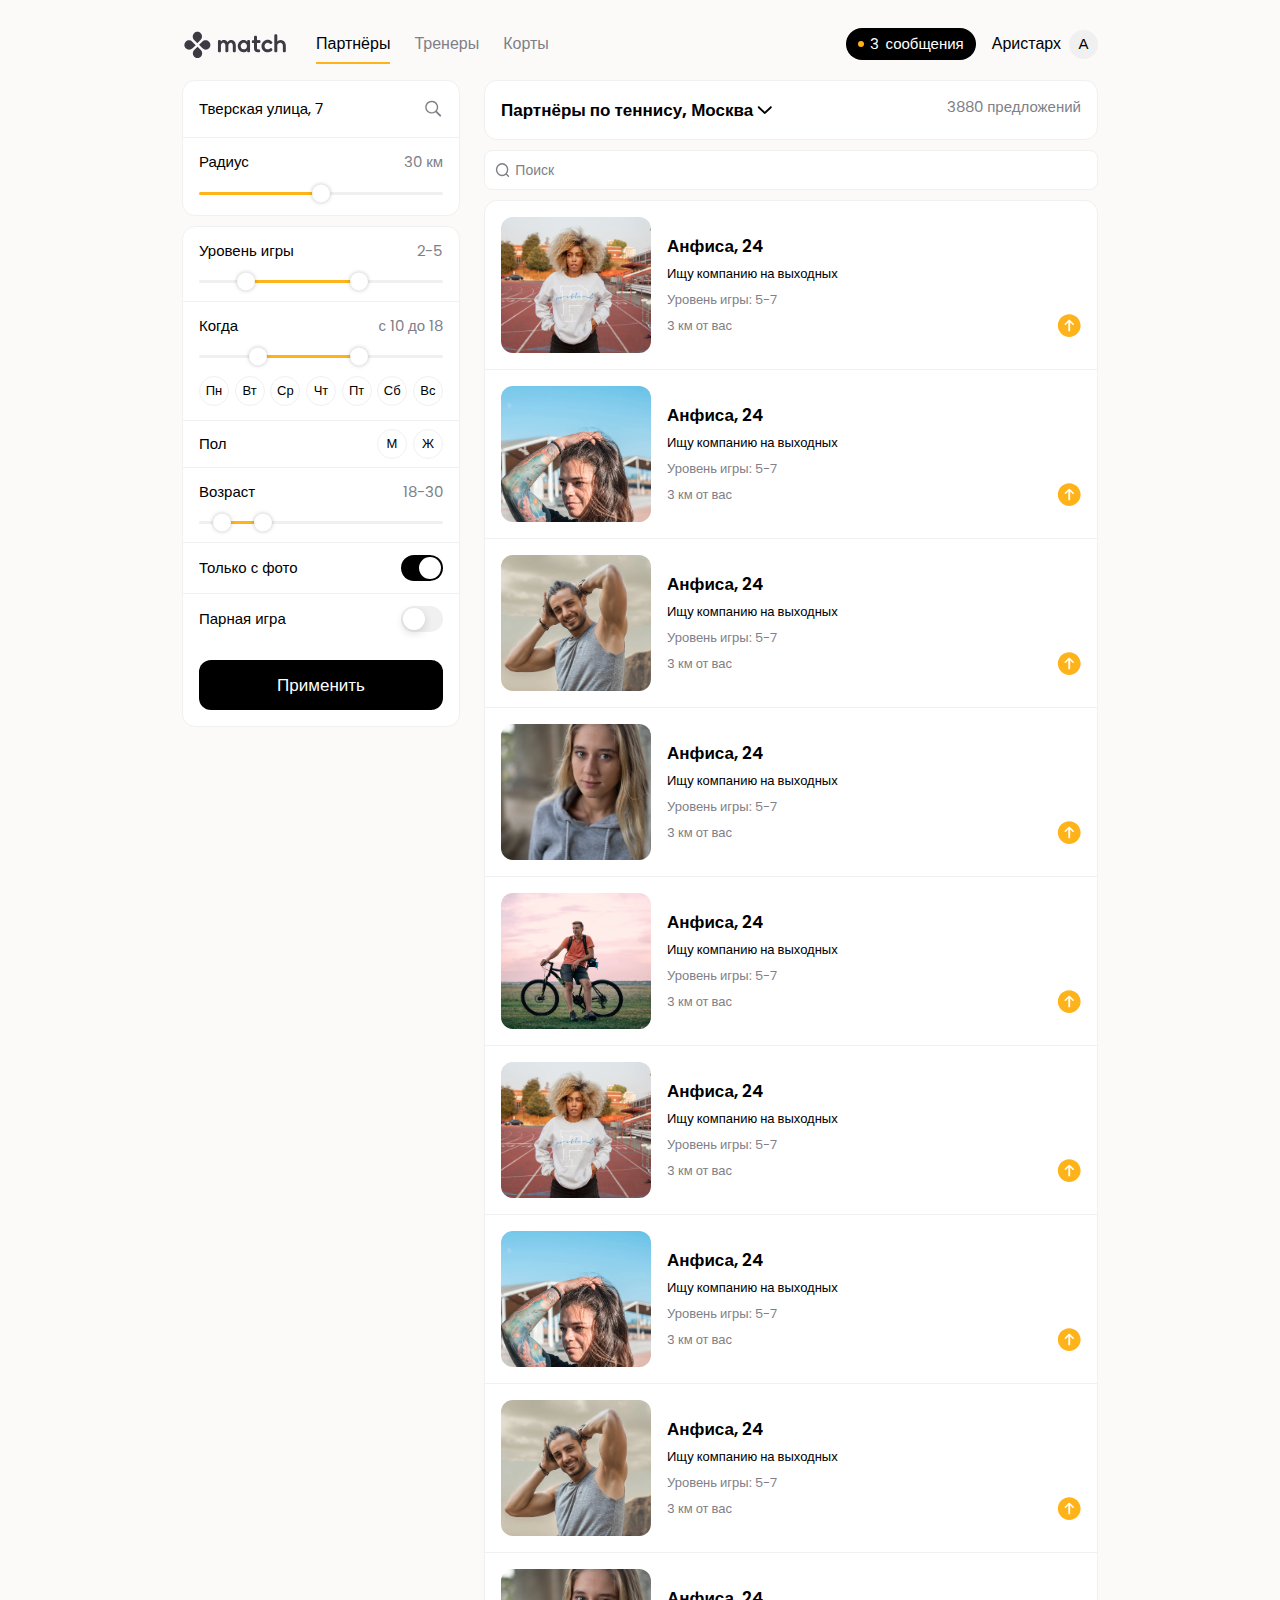
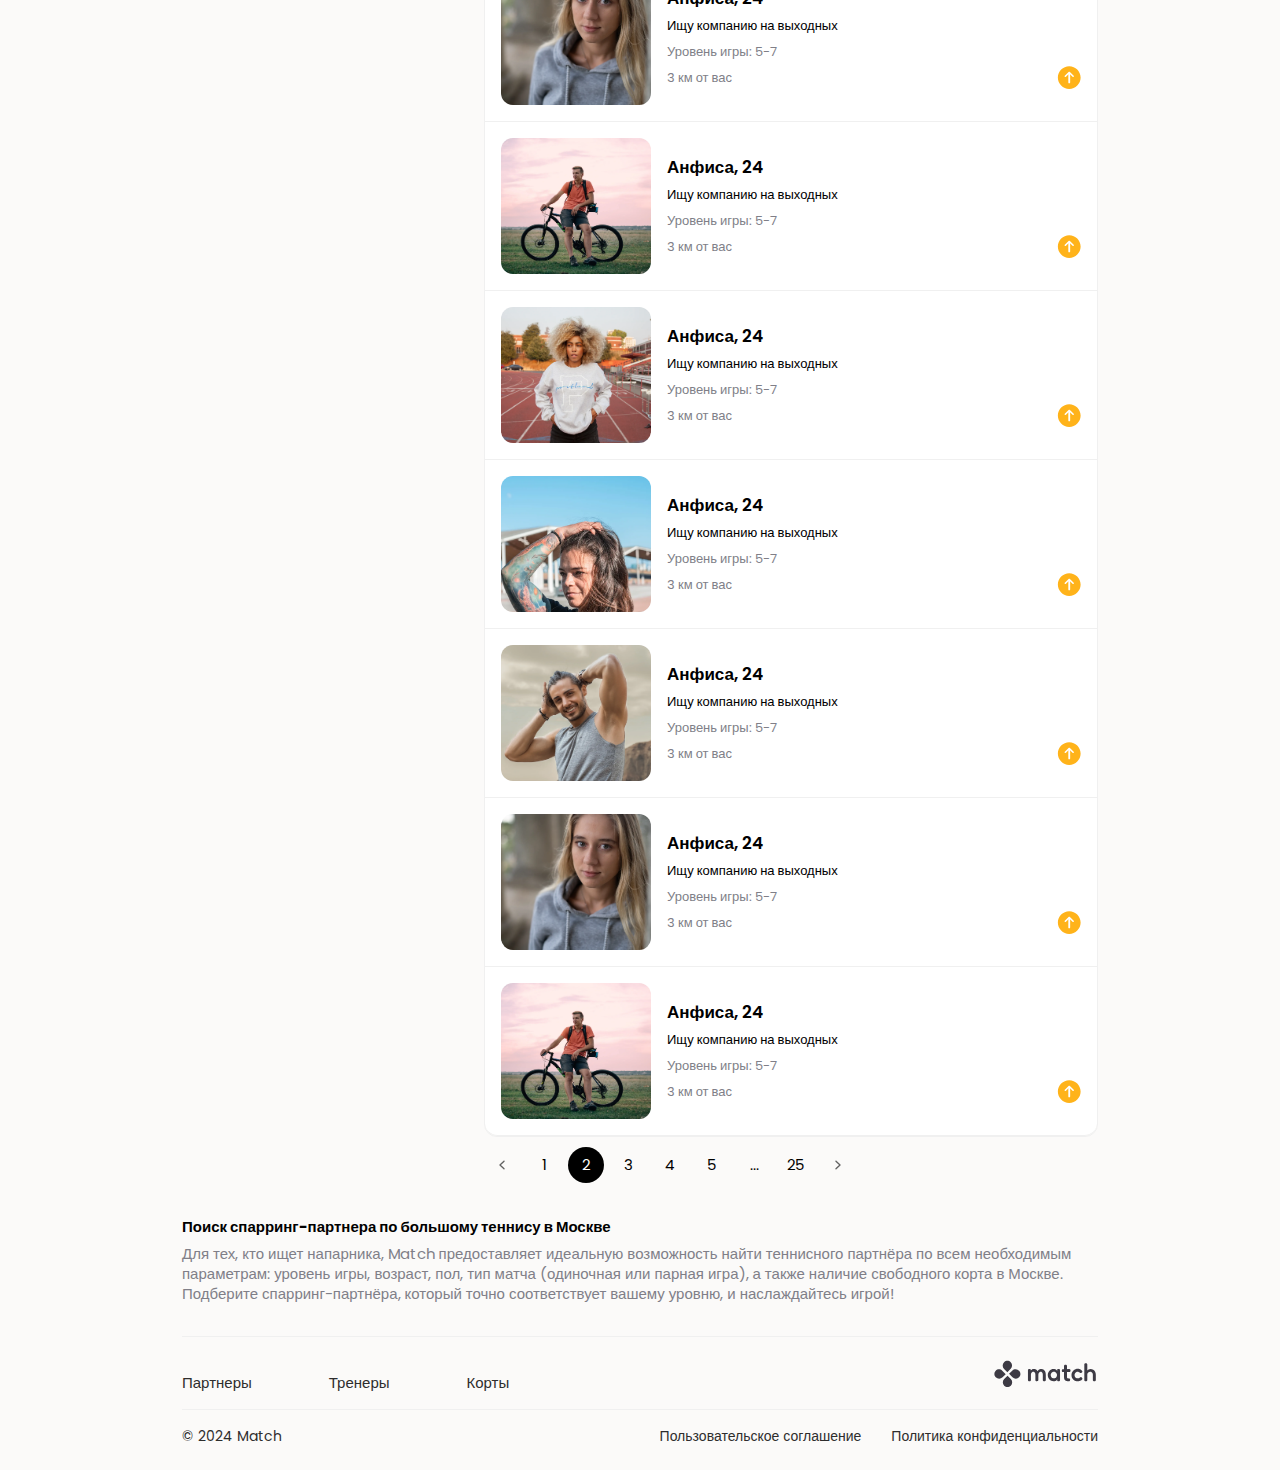
<file: index.html>
<!doctype html>
<html lang="ru">
  <head>
    <meta charset="UTF-8">
    <meta name="viewport" content="width=device-width, initial-scale=1.0, user-scalable=no">
    <meta name="description" content="Match">
    <title>Match</title>
    <link rel="stylesheet" href="src/SCSS/style.css">
    <link rel="icon" type="image/x-icon" href="favicon.ico">
    <link rel="preconnect" href="https://fonts.googleapis.com">
    <link rel="preconnect" href="https://fonts.gstatic.com" crossorigin>
    <link href="https://fonts.googleapis.com/css2?family=Merriweather:wght@400;700;900&family=Poppins:ital,wght@0,100;0,200;0,300;0,400;0,500;0,600;0,700;0,800;0,900;1,100;1,200;1,300;1,400;1,500;1,600;1,700;1,800;1,900&family=Space+Grotesk:wght@300..700&display=swap" rel="stylesheet">
    <link href="https://fonts.googleapis.com/css2?family=Fredoka:wght@500&family=Merriweather:wght@400;700;900&family=Poppins&family=Space+Grotesk:wght@300..700&display=swap" rel="stylesheet">
  </head>
  <body>
    <nav class="nav">
      <div class="nav__wrap invisible">
        <div class="nav__profile elem_mobile">
          <p>А</p>
          <p>Аристарх</p>
        </div>
        <div class="logo nav__logo elem_desktop">
          <img src="public/icons/Primary.svg" alt="logo" class="icon_size-xl">
        </div>
        <ul class="nav__menu">
          <li><a href="#" class="nav__link">Партнёры</a></li>
          <li><a href="#" class="nav__link">Тренеры</a></li>
          <li><a href="#" class="nav__link">Корты</a></li>
        </ul>
      </div>
      <button class="nav__burger elem_mobile">
        <img src="public/icons/Frame132.svg" alt="burger menu" class="icon_size-l">
      </button>
      <div class="logo nav__logo elem_mobile">
        <img src="public/icons/Primary.svg" alt="logo" class="icon_size-xl">
      </div>
      <div class="nav__account">
        <button class="nav__message text_white">
          <img src="public/icons/Ellipse7.svg" alt="illustration" class="icon_size-xxxs">
          3
          <span class="text text_white elem_desktop "> сообщения</span>
        </button>
        <div class="nav__profile elem_desktop">
          <p>А</p>
          <p>Аристарх</p>
        </div>
      </div>
    </nav>

    <section class="section section_double">
      <button class="filter__close elem_mobile invisible">
        <img src="public/icons/Frame174.svg" alt="back" class="icon_size-xxs">
        Назад
      </button>
      <div class="filter invisible">
        
        <div class="filter__adress">
          <div class="filter__inner">
            <p>Тверская улица, 7</p>
            <img src="public/icons/Radius-info-icon.svg" alt="info icon" class="icon_size-m">
          </div>
          <div class="filter__range">
            <div class="filter__inner">
              <p>Радиус</p>
              <p class="text_gray"><span id="location_value">30</span> км</p>
            </div>
            <div class="filter__input">
              <input aria-label="район" type="range" min="0" max="60" step="1" value="30" name="location" id="location">
            </div>
          </div>
        </div>
        <div class="filter__wrap">

          <div class="filter__content">
            <div class="filter__range slider">
              <div class="filter__inner">
                <p>Уровень игры</p>
                <p class="text_gray"><span class="value1">2</span>-<span class="value2">5</span></p>
              </div>
              <div class="filter__input slider__wrap">
                <div class="slider__track"></div>
                <input aria-label="уровень" type="range" min="1" max="7" step="1" value="2" name="level" id="level1" class="range1">
                <input aria-label="уровень" type="range" min="1" max="7" step="1" value="5" name="level" id="level2" class="range2">
              </div>
            </div>

            <div class="filter__time">
              <div class="filter__range slider">
                <div class="filter__inner">
                  <p>Когда</p>
                  <p class="text_gray">с <span class="value1">10</span> до <span class="value2">18</span></p>
                </div>
                <div class="filter__input slider__wrap">
                  <div class="slider__track"></div>
                  <input aria-label="время" type="range" min="6" max="24" step="1" value="10" name="time" id="time1" class="range1">
                  <input aria-label="время" type="range" min="6" max="24" step="1" value="18" name="time" id="time2" class="range2">
                </div>
              </div>
              <div class="filter__days">
                <div class="checkbox">
                  <input type="checkbox" checked name="ПН" id="ПН" class="checkbox__input">
                  <label for="ПН" class="checkbox__label">Пн</label>
                  </div>
                <div class="checkbox">
                  <input type="checkbox" checked name="ВТ" id="ВТ" class="checkbox__input">
                  <label for="ВТ" class="checkbox__label">Вт</label>
                  </div>
                <div class="checkbox">
                  <input type="checkbox" checked name="СР" id="СР" class="checkbox__input">
                  <label for="СР" class="checkbox__label">Ср</label>
                </div>
                <div class="checkbox">
                  <input type="checkbox" checked name="ЧТ" id="ЧТ" class="checkbox__input">
                  <label for="ЧТ" class="checkbox__label">Чт</label>
                </div>
                <div class="checkbox">
                  <input type="checkbox" checked name="ПТ" id="ПТ" class="checkbox__input">
                  <label for="ПТ" class="checkbox__label">Пт</label>
                </div>
                <div class="checkbox">
                  <input type="checkbox" checked name="СБ" id="СБ" class="checkbox__input">
                  <label for="СБ" class="checkbox__label">Сб</label>
                </div>
                <div class="checkbox">
                  <input type="checkbox" checked name="ВС" id="ВС" class="checkbox__input">
                  <label for="ВС" class="checkbox__label">Вс</label>
                  </div>
              </div>
            </div>

            <div class="filter__inner">
              <p>Пол</p>
              <div class="filter__type">
                <div class="checkbox">
                  <input type="checkbox" checked name="М" id="М" class="checkbox__input">
                  <label for="М" class="checkbox__label">М</label>
                </div>
                <div class="checkbox">
                  <input type="checkbox" checked name="Ж" id="Ж" class="checkbox__input">
                  <label for="Ж" class="checkbox__label">Ж</label>
                </div>
              </div>
            </div>

            <div class="filter__range slider">
              <div class="filter__inner">
                <p>Возраст</p>
                <p class="text_gray"><span class="value1">14</span>-<span class="value2">80</span></p>
              </div>
              <div class="filter__input slider__wrap">
                <div class="slider__track"></div>
                <input aria-label="возраст" type="range" min="14" max="80" step="1" value="18" name="age" id="age1" class="range1">
                <input aria-label="возраст" type="range" min="14" max="80" step="1" value="30" name="age" id="age2" class="range2">
              </div>
            </div>

            <div class="filter__inner">
              <p>Только с фото</p>
              <div class="toggle">
                <input aria-label="с фото" type="checkbox" checked name="pic" id="pic" class="toggle__input">
                <label for="pic" class="toggle__button"></label>
              </div>
            </div>

            <div class="filter__inner">
              <p>Парная игра</p>
              <div class="toggle">
                <input aria-label="парная игра" type="checkbox" name="double" id="double" class="toggle__input">
                <label for="double" class="toggle__button"></label>
              </div>
            </div>

            <div class="filter__btn elem_desktop">
              <button class="button elem_desktop ">Применить</button>
            </div>

          </div>

          <div class="filter__button filter__mob elem_mobile">
            <button class="button button_small filter_back">
              <img src="public/icons/back.svg" alt="back button" class="icon_size-m">
            </button>
            <button class="button">Применить</button>
          </div>
        </div>
      </div>
      <div class="cont">
        <div class="cont__count elem_desktop">
          <div class="cont__loc">
            <h2>Партнёры по теннису,</h2>
            <h2>Москва</h2>
            <button>
              <img src="public/icons/Location-icon.svg" alt="icon" class="icon_size-xs">
            </button>
          </div>
          <p class="text_gray">3880 предложений</p>
        </div>
        <div class="cont__search">
          <div class="search">
            <img src="public/icons/search-01.svg" alt="icon" class="icon_size-s">
            <input type="text" name="search" id="search" placeholder="Поиск">
          </div>
          <button class="cont__filter elem_mobile">
            <img src="public/icons/filter.svg" alt="filter icon" class="icon_size-l">
          </button>
        </div>
        <div class="cont__content">
          <div class="card">
            <img src="public/images/Image(1).webp" alt="person" class="card__image">
            <div class="card__content">
              <h2 class="text_bold"><a href="profile.html">Анфиса, 24</a></h2>
              <p>Ищу компанию на выходных</p>
              <p class="text_gray">Уровень игры: 5-7</p>
              <p class="text_gray elem_desktop">3 км от вас</p>
            </div>
            <button class="card__icon">
              <img src="public/icons/Up.svg" alt="icon" class="icon_size-l">
            </button>
          </div>
          <div class="card">
            <img src="public/images/Image(2).webp" alt="person" class="card__image">
            <div class="card__content">
              <h2 class="text_bold"><a href="profile.html">Анфиса, 24</a></h2>
              <p>Ищу компанию на выходных</p>
              <p class="text_gray">Уровень игры: 5-7</p>
              <p class="text_gray elem_desktop">3 км от вас</p>
            </div>
            <button class="card__icon">
              <img src="public/icons/Up.svg" alt="icon" class="icon_size-l">
            </button>
          </div>
          <div class="card">
            <img src="public/images/Image(5).webp" alt="person" class="card__image">
            <div class="card__content">
              <h2 class="text_bold"><a href="profile.html">Анфиса, 24</a></h2>
              <p>Ищу компанию на выходных</p>
              <p class="text_gray">Уровень игры: 5-7</p>
              <p class="text_gray elem_desktop">3 км от вас</p>
            </div>
            <button class="card__icon">
              <img src="public/icons/Up.svg" alt="icon" class="icon_size-l">
            </button>
          </div>
          <div class="card">
            <img src="public/images/Image(6).webp" alt="person" class="card__image">
            <div class="card__content">
              <h2 class="text_bold"><a href="profile.html">Анфиса, 24</a></h2>
              <p>Ищу компанию на выходных</p>
              <p class="text_gray">Уровень игры: 5-7</p>
              <p class="text_gray elem_desktop">3 км от вас</p>
            </div>
            <button class="card__icon">
              <img src="public/icons/Up.svg" alt="icon" class="icon_size-l">
            </button>
          </div>
          <div class="card">
            <img src="public/images/Image(9).webp" alt="person" class="card__image">
            <div class="card__content">
              <h2 class="text_bold"><a href="profile.html">Анфиса, 24</a></h2>
              <p>Ищу компанию на выходных</p>
              <p class="text_gray">Уровень игры: 5-7</p>
              <p class="text_gray elem_desktop">3 км от вас</p>
            </div>
            <button class="card__icon">
              <img src="public/icons/Up.svg" alt="icon" class="icon_size-l">
            </button>
          </div>
          <div class="card">
            <img src="public/images/Image(1).webp" alt="person" class="card__image">
            <div class="card__content">
              <h2 class="text_bold"><a href="profile.html">Анфиса, 24</a></h2>
              <p>Ищу компанию на выходных</p>
              <p class="text_gray">Уровень игры: 5-7</p>
              <p class="text_gray elem_desktop">3 км от вас</p>
            </div>
            <button class="card__icon">
              <img src="public/icons/Up.svg" alt="icon" class="icon_size-l">
            </button>
          </div>
          <div class="card">
            <img src="public/images/Image(2).webp" alt="person" class="card__image">
            <div class="card__content">
              <h2 class="text_bold"><a href="profile.html">Анфиса, 24</a></h2>
              <p>Ищу компанию на выходных</p>
              <p class="text_gray">Уровень игры: 5-7</p>
              <p class="text_gray elem_desktop">3 км от вас</p>
            </div>
            <button class="card__icon">
              <img src="public/icons/Up.svg" alt="icon" class="icon_size-l">
            </button>
          </div>
          <div class="card">
            <img src="public/images/Image(5).webp" alt="person" class="card__image">
            <div class="card__content">
              <h2 class="text_bold"><a href="profile.html">Анфиса, 24</a></h2>
              <p>Ищу компанию на выходных</p>
              <p class="text_gray">Уровень игры: 5-7</p>
              <p class="text_gray elem_desktop">3 км от вас</p>
            </div>
            <button class="card__icon">
              <img src="public/icons/Up.svg" alt="icon" class="icon_size-l">
            </button>
          </div>
          <div class="card">
            <img src="public/images/Image(6).webp" alt="person" class="card__image">
            <div class="card__content">
              <h2 class="text_bold"><a href="profile.html">Анфиса, 24</a></h2>
              <p>Ищу компанию на выходных</p>
              <p class="text_gray">Уровень игры: 5-7</p>
              <p class="text_gray elem_desktop">3 км от вас</p>
            </div>
            <button class="card__icon">
              <img src="public/icons/Up.svg" alt="icon" class="icon_size-l">
            </button>
          </div>
          <div class="card">
            <img src="public/images/Image(9).webp" alt="person" class="card__image">
            <div class="card__content">
              <h2 class="text_bold"><a href="profile.html">Анфиса, 24</a></h2>
              <p>Ищу компанию на выходных</p>
              <p class="text_gray">Уровень игры: 5-7</p>
              <p class="text_gray elem_desktop">3 км от вас</p>
            </div>
            <button class="card__icon">
              <img src="public/icons/Up.svg" alt="icon" class="icon_size-l">
            </button>
          </div>
          <div class="card">
            <img src="public/images/Image(1).webp" alt="person" class="card__image">
            <div class="card__content">
              <h2 class="text_bold"><a href="profile.html">Анфиса, 24</a></h2>
              <p>Ищу компанию на выходных</p>
              <p class="text_gray">Уровень игры: 5-7</p>
              <p class="text_gray elem_desktop">3 км от вас</p>
            </div>
            <button class="card__icon">
              <img src="public/icons/Up.svg" alt="icon" class="icon_size-l">
            </button>
          </div>
          <div class="card">
            <img src="public/images/Image(2).webp" alt="person" class="card__image">
            <div class="card__content">
              <h2 class="text_bold"><a href="profile.html">Анфиса, 24</a></h2>
              <p>Ищу компанию на выходных</p>
              <p class="text_gray">Уровень игры: 5-7</p>
              <p class="text_gray elem_desktop">3 км от вас</p>
            </div>
            <button class="card__icon">
              <img src="public/icons/Up.svg" alt="icon" class="icon_size-l">
            </button>
          </div>
          <div class="card">
            <img src="public/images/Image(5).webp" alt="person" class="card__image">
            <div class="card__content">
              <h2 class="text_bold"><a href="profile.html">Анфиса, 24</a></h2>
              <p>Ищу компанию на выходных</p>
              <p class="text_gray">Уровень игры: 5-7</p>
              <p class="text_gray elem_desktop">3 км от вас</p>
            </div>
            <button class="card__icon">
              <img src="public/icons/Up.svg" alt="icon" class="icon_size-l">
            </button>
          </div>
          <div class="card">
            <img src="public/images/Image(6).webp" alt="person" class="card__image">
            <div class="card__content">
              <h2 class="text_bold"><a href="profile.html">Анфиса, 24</a></h2>
              <p>Ищу компанию на выходных</p>
              <p class="text_gray">Уровень игры: 5-7</p>
              <p class="text_gray elem_desktop">3 км от вас</p>
            </div>
            <button class="card__icon">
              <img src="public/icons/Up.svg" alt="icon" class="icon_size-l">
            </button>
          </div>
          <div class="card">
            <img src="public/images/Image(9).webp" alt="person" class="card__image">
            <div class="card__content">
              <h2 class="text_bold"><a href="profile.html">Анфиса, 24</a></h2>
              <p>Ищу компанию на выходных</p>
              <p class="text_gray">Уровень игры: 5-7</p>
              <p class="text_gray elem_desktop">3 км от вас</p>
            </div>
            <button class="card__icon">
              <img src="public/icons/Up.svg" alt="icon" class="icon_size-l">
            </button>
          </div>
        </div>
        <div class="cont__paggination">
          <button>
            <img src="public/icons/heroicons.com.svg" alt="button left" class="icon_size-s">
          </button>
          <button>1</button>
          <button class="active">2</button>
          <button>3</button>
          <button>4</button>
          <button>5</button>
          <button>...</button>
          <button>25</button>
          <button>
            <img src="public/icons/heroicons.com.svg" alt="button left" class="icon_size-s icon_right">
          </button>
        </div>
      </div>
    </section>

    <section class="section section-info">
      <h2 class="text_bold">Поиск спарринг-партнера по большому теннису в Москве</h2>
      <p class="text_gray">Для тех, кто ищет напарника, Match предоставляет идеальную возможность найти теннисного партнёра по всем необходимым параметрам: уровень игры, возраст, пол, тип матча (одиночная или парная игра), а также наличие свободного корта в Москве. Подберите спарринг-партнёра, который точно соответствует вашему уровню, и наслаждайтесь игрой!</p>
    </section>

    <footer class="section">
      <div class="footer">
        <div class="footer__menu">
          <a href="#" class="text_darkgray">Партнеры</a>
          <a href="#" class="text_darkgray">Тренеры</a>
          <a href="#" class="text_darkgray">Корты</a>
        </div>
        <div class="footer__links">
          <a href="#" class="text_darkgray">Пользовательское соглашение</a>
          <a href="#" class="text_darkgray">Политика конфиденциальности</a>
        </div>
        <div class="footer__logo">
          <img src="public/icons/Primary.svg" alt="logo" class="icon_size-xl">
        </div>
        <div class="footer__border elem_desktop"></div>
        <p class="text_darkgray">© 2024 Match</p>
      </div>
    </footer>

    <script type="module" src="src/js/main.js"></script>
  </body>
</html>
</file>
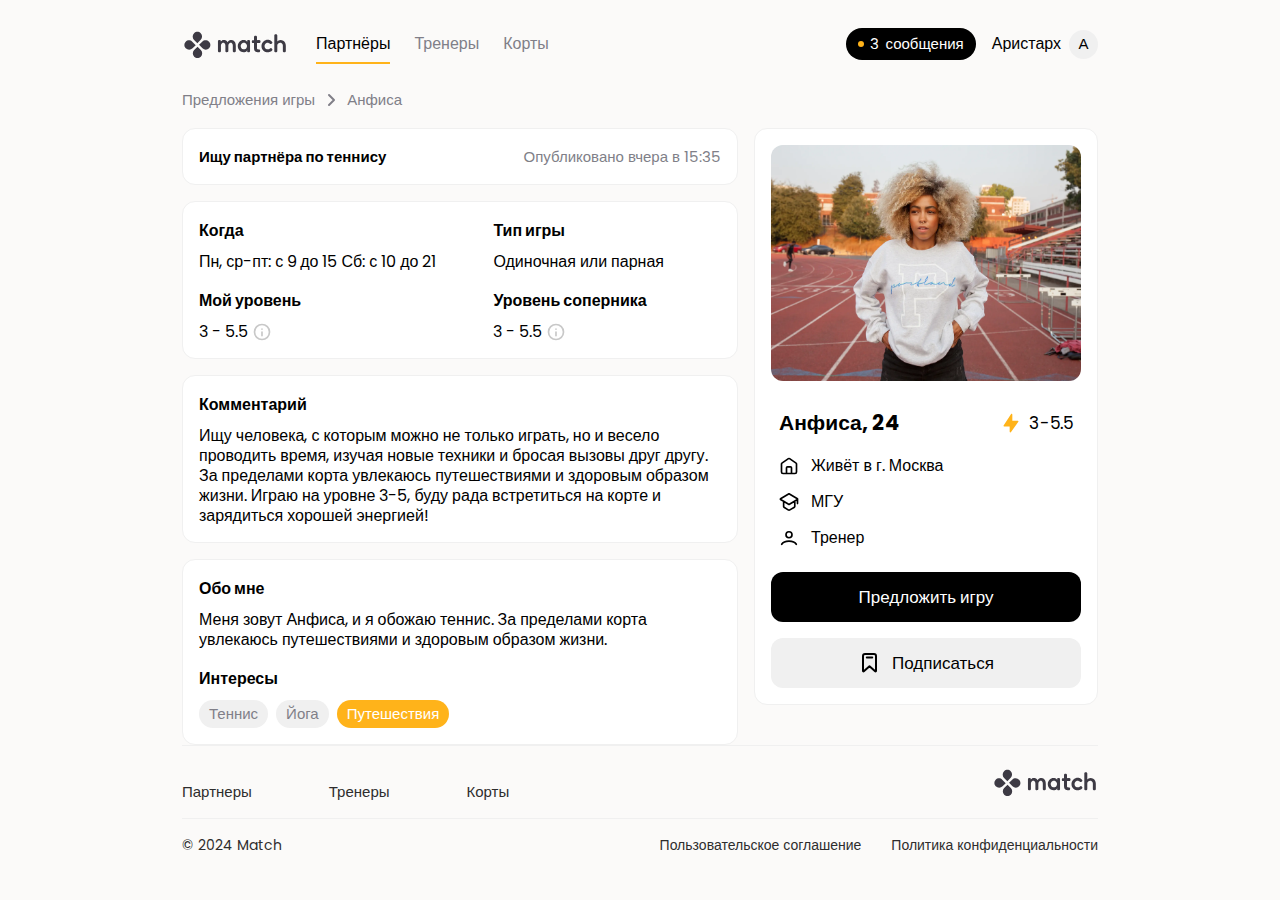
<file: profile.html>
<!doctype html>
<html lang="ru">
  <head>
    <meta charset="UTF-8">
    <meta name="viewport" content="width=device-width, initial-scale=1.0">
    <meta name="description" content="Match">
    <title>Match</title>
    <link rel="stylesheet" href="src/SCSS/style.css">
    <link rel="icon" type="image/x-icon" href="favicon.ico">
    <link rel="stylesheet" href="https://cdn.jsdelivr.net/npm/@fancyapps/ui@5.0/dist/fancybox/fancybox.css">
    <link rel="preconnect" href="https://fonts.googleapis.com">
    <link rel="preconnect" href="https://fonts.gstatic.com" crossorigin>
    <link href="https://fonts.googleapis.com/css2?family=Merriweather:wght@400;700;900&family=Poppins:ital,wght@0,100;0,200;0,300;0,400;0,500;0,600;0,700;0,800;0,900;1,100;1,200;1,300;1,400;1,500;1,600;1,700;1,800;1,900&family=Space+Grotesk:wght@300..700&display=swap" rel="stylesheet">
    <link href="https://fonts.googleapis.com/css2?family=Fredoka:wght@500&family=Merriweather:wght@400;700;900&family=Poppins&family=Space+Grotesk:wght@300..700&display=swap" rel="stylesheet">
  </head>
  <body class="body">
    <nav class="nav">
      <div class="nav__wrap invisible">
        <div class="nav__profile elem_mobile">
          <p>А</p>
          <p>Аристарх</p>
        </div>
        <div class="logo nav__logo elem_desktop">
          <img src="public/icons/Primary.svg" alt="logo" class="icon_size-xl">
        </div>
        <ul class="nav__menu">
          <li><a href="#" class="nav__link">Партнёры</a></li>
          <li><a href="#" class="nav__link">Тренеры</a></li>
          <li><a href="#" class="nav__link">Корты</a></li>
        </ul>
      </div>
      <button class="nav__burger elem_mobile">
        <img src="public/icons/Frame132.svg" alt="burger menu" class="icon_size-l">
      </button>
      <div class="logo nav__logo elem_mobile">
        <img src="public/icons/Primary.svg" alt="logo" class="icon_size-xl">
      </div>
      <div class="nav__account">
        <button class="nav__message text_white">
          <img src="public/icons/Ellipse7.svg" alt="illustration" class="icon_size-xxxs">
          3
          <span class="text text_white elem_desktop "> сообщения</span>
        </button>
        <div class="nav__profile elem_desktop">
          <p>А</p>
          <p>Аристарх</p>
        </div>
      </div>
    </nav>

    <section class="section-prof">
      <div class="section-prof__breadcrumbs breadcrumbs elem_desktop">
        <p>Предложения игры</p>
        <img src="public/icons/chevron-right.svg" alt="icon" class="icon_size-l">
        <p>Анфиса</p>
      </div>
      <div class="section-prof__wrap">
        <div class="section-prof__person card-person">
          <a href="index.html" class="card-person__close elem_mobile">
            <img src="public/icons/Frame174.svg" alt="back" class="icon_size-xxs">
            <p>Назад</p>
          </a>
          <a data-fancybox="gallery" data-src="public/images/Image(1).webp" class="card-person__image">
            <img src="public/images/Image(1).webp" alt="person">
          </a>
          <a data-fancybox="gallery" data-src="public/images/Image(2).webp" class="card-person__image elem_invisible">
            <img src="public/images/Image(2).webp" alt="person">
          </a>
          <a data-fancybox="gallery" data-src="public/images/Image(5).webp" class="card-person__image elem_invisible">
            <img src="public/images/Image(5).webp" alt="person">
          </a>
          <a data-fancybox="gallery" data-src="public/images/Image(6).webp" class="card-person__image elem_invisible">
            <img src="public/images/Image(6).webp" alt="person">
          </a>
          <div class="card-person__content">
            <div class="card-person__title">
              <h2>Анфиса, 24</h2>
              <div class="card-person__lev">
                <img src="public/icons/lightning-fileld.svg" alt="icon" class="icon_size-l">
                <p>3-5.5</p>
              </div>
            </div>
            <div class="card-person__info">
              <div class="card-person__inner">
                <img src="public/icons/home-04.svg" alt="icon" class="icon_size-m">
                <p>Живёт в г. Москва</p>
              </div>
              <div class="card-person__inner">
                <img src="public/icons/graduation-cap-02.svg" alt="icon" class="icon_size-m">
                <p>МГУ</p>
              </div>
              <div class="card-person__inner">
                <img src="public/icons/user-profile-03.svg" alt="icon" class="icon_size-m">
                <p>Тренер</p>
              </div>
            </div>
          </div>
          <div class="card-person__buttons">
            <button class="button">Предложить игру</button>
            <button class="button button_gray">
              <img src="public/icons/favourite.svg" alt="icon" class="icon_size-l">
              Подписаться
            </button>
          </div>
        </div>
        <div class="section-prof__content">
          <div class="card-base section-prof__info">
            <div>
              <h3>Когда</h3>
              <p>Пн, ср-пт: с 9 до 15 Сб: с 10 до 21</p>
            </div>
            <div>
              <h3>Тип игры</h3>
              <p>Одиночная или парная</p>
            </div>
            <div>
              <h3>Мой уровень</h3>
              <div class="card-person__tag">
                <p>3 - 5.5</p>
                <img src="public/icons/information-circle-contained.svg" alt="icon" class="icon_size-m">
              </div>
            </div>
            <div>
              <h3>Уровень соперника</h3>
              <div class="card-person__tag">
                <p>3 - 5.5</p>
                <img src="public/icons/information-circle-contained.svg" alt="icon" class="icon_size-m">
              </div>
            </div>
          </div>
          <div class="card-base">
            <h3>Комментарий</h3>
            <p>Ищу человека, с которым можно не только играть, но и весело проводить время, изучая новые техники и бросая вызовы друг другу. За пределами корта увлекаюсь путешествиями и здоровым образом жизни. Играю на уровне 3-5, буду рада встретиться на корте и зарядиться хорошей энергией!</p>
          </div>
          <div class="card-base section-prof__inner">
            <div>
              <h3>Обо мне</h3>
              <p>Меня зовут Анфиса, и я обожаю теннис. За пределами корта увлекаюсь путешествиями и здоровым образом жизни.</p>
            </div>
            <div>
              <h3>Интересы</h3>
              <div class="section-prof__inter">
                <p>Теннис</p>
                <p>Йога</p>
                <p>Путешествия</p>
              </div>
            </div>
          </div>
          <div class="card-base card-person__buttons elem_mobile">
            <button class="button">Предложить игру</button>
            <button class="button button_gray">
              <img src="public/icons/favourite.svg" alt="icon" class="icon_size-l">
              Подписаться
            </button>
          </div>
          <div class="section-prof__public">
            <h2 class="elem_desktop">Ищу партнёра по теннису</h2>
            <p class="text_gray">Опубликовано вчера в 15:35</p>
          </div>
        </div>
      </div>
    </section>

    <footer class="section footer__sticky">
      <div class="footer">
        <div class="footer__menu">
          <a href="#" class="text_darkgray">Партнеры</a>
          <a href="#" class="text_darkgray">Тренеры</a>
          <a href="#" class="text_darkgray">Корты</a>
        </div>
        <div class="footer__links">
          <a href="#" class="text_darkgray">Пользовательское соглашение</a>
          <a href="#" class="text_darkgray">Политика конфиденциальности</a>
        </div>
        <div class="footer__logo">
          <img src="public/icons/Primary.svg" alt="logo" class="icon_size-xl">
        </div>
        <div class="footer__border elem_desktop"></div>
        <p class="text_darkgray">© 2024 Match</p>
      </div>
    </footer>

    <script src="https://cdn.jsdelivr.net/npm/@fancyapps/ui@5.0/dist/fancybox/fancybox.umd.js"></script>
    <script type="module" src="src/js/main.js"></script>
    <script>
      Fancybox.bind("[data-fancybox]", {
    // Your custom options
  });
    </script>
  </body>
</html>
</file>
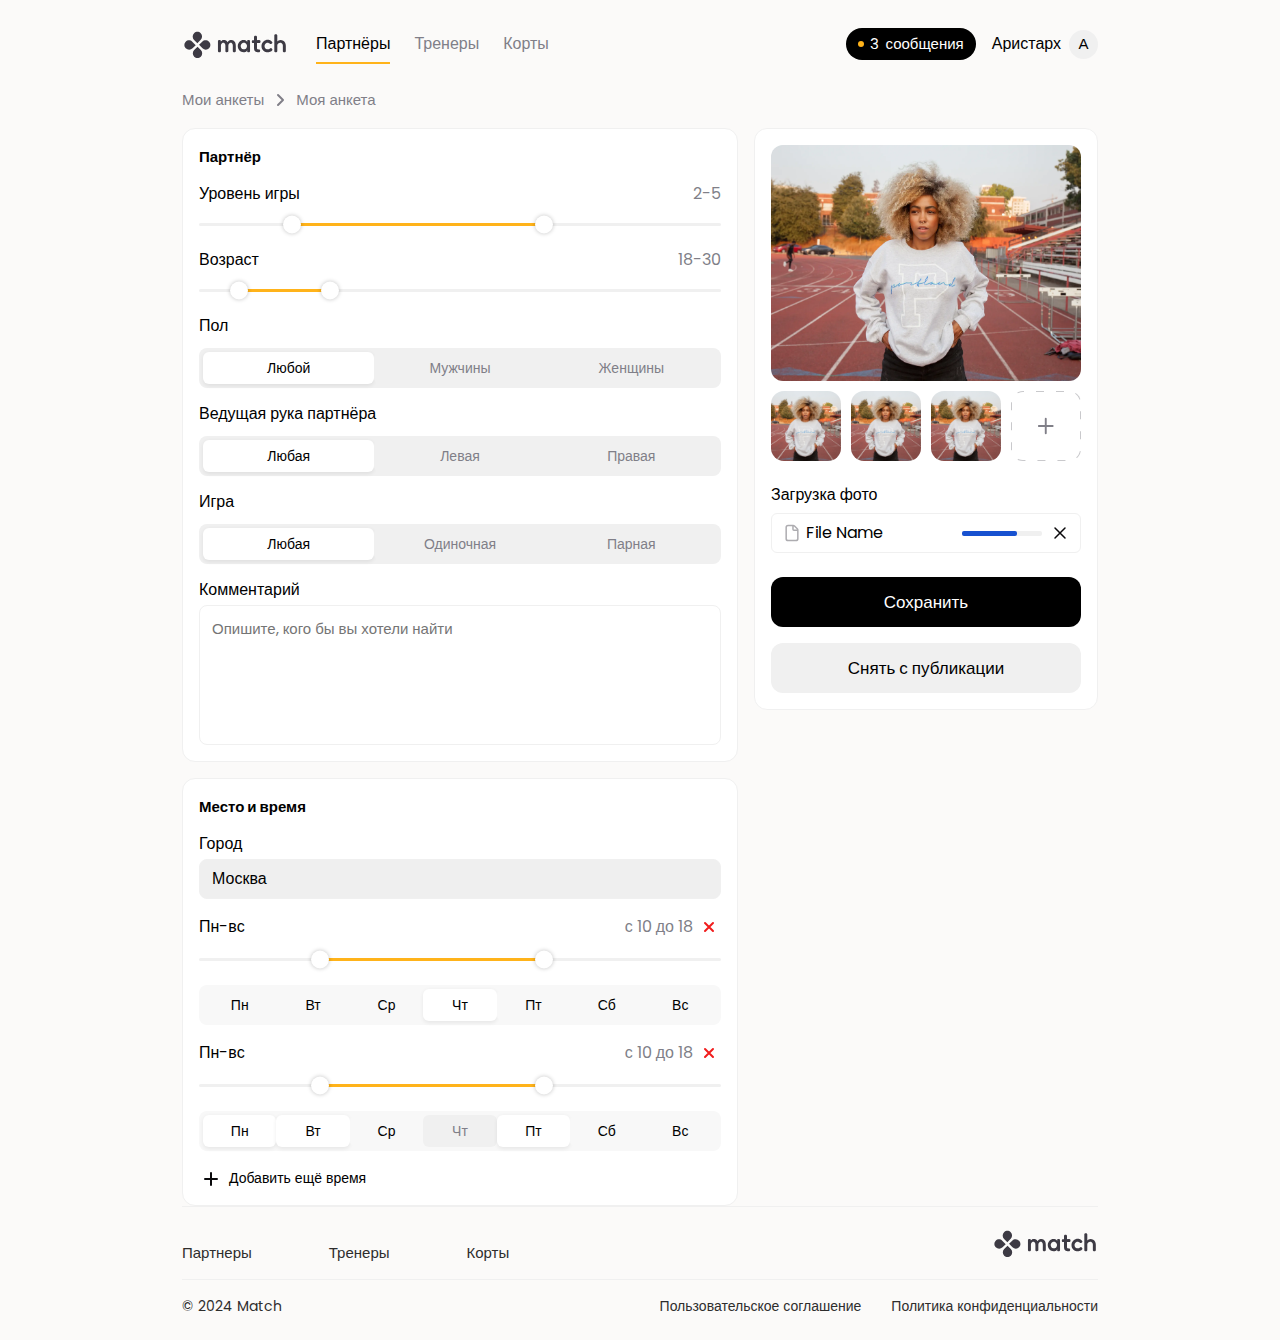
<file: profile_change.html>
<!doctype html>
<html lang="ru">
  <head>
    <meta charset="UTF-8">
    <meta name="viewport" content="width=device-width, initial-scale=1.0">
    <meta name="description" content="Match">
    <title>Match</title>
    <link rel="stylesheet" href="src/SCSS/style.css">
    <link rel="icon" type="image/x-icon" href="favicon.ico">
    <link rel="stylesheet" href="https://cdn.jsdelivr.net/npm/@fancyapps/ui@5.0/dist/fancybox/fancybox.css">
    <link rel="preconnect" href="https://fonts.googleapis.com">
    <link rel="preconnect" href="https://fonts.gstatic.com" crossorigin>
    <link href="https://fonts.googleapis.com/css2?family=Merriweather:wght@400;700;900&family=Poppins:ital,wght@0,100;0,200;0,300;0,400;0,500;0,600;0,700;0,800;0,900;1,100;1,200;1,300;1,400;1,500;1,600;1,700;1,800;1,900&family=Space+Grotesk:wght@300..700&display=swap" rel="stylesheet">
    <link href="https://fonts.googleapis.com/css2?family=Fredoka:wght@500&family=Merriweather:wght@400;700;900&family=Poppins&family=Space+Grotesk:wght@300..700&display=swap" rel="stylesheet">
  </head>
  <body>
    <nav class="nav">
      <div class="nav__wrap invisible">
        <div class="nav__profile elem_mobile">
          <p>А</p>
          <p>Аристарх</p>
        </div>
        <div class="logo nav__logo elem_desktop">
          <img src="public/icons/Primary.svg" alt="logo" class="icon_size-xl">
        </div>
        <ul class="nav__menu">
          <li><a href="#" class="nav__link">Партнёры</a></li>
          <li><a href="#" class="nav__link">Тренеры</a></li>
          <li><a href="#" class="nav__link">Корты</a></li>
        </ul>
      </div>
      <button class="nav__burger elem_mobile">
        <img src="public/icons/Frame132.svg" alt="burger menu" class="icon_size-l">
      </button>
      <div class="logo nav__logo elem_mobile">
        <img src="public/icons/Primary.svg" alt="logo" class="icon_size-xl">
      </div>
      <div class="nav__account">
        <button class="nav__message text_white">
          <img src="public/icons/Ellipse7.svg" alt="illustration" class="icon_size-xxxs">
          3
          <span class="text text_white elem_desktop "> сообщения</span>
        </button>
        <div class="nav__profile elem_desktop">
          <p>А</p>
          <p>Аристарх</p>
        </div>
      </div>
    </nav>

    <section class="section-prof">
      <div class="section-prof__breadcrumbs breadcrumbs elem_desktop">
        <p>Мои анкеты</p>
        <img src="public/icons/chevron-right.svg" alt="icon" class="icon_size-l">
        <p>Моя анкета</p>
      </div>
      <div class="section-prof__wrap">
        <div class="section-prof__person card-base card-person change__person">
          <a href="index.html" class="card-person__close change__close elem_mobile">
            <img src="public/icons/Frame174.svg" alt="back" class="icon_size-xxs">
            <p>Назад</p>
          </a>
          <div class="card-person__image change__img">
            <img src="public/images/Image(1).webp" alt="person">
            <div class="change__images">
              <img src="public/images/Image(1).webp" alt="person">
              <img src="public/images/Image(1).webp" alt="person">
              <img src="public/images/Image(1).webp" alt="person">
              <label for="image5" class="change__load">
                <input type="file" id="image5" name="image5" accept="image/png, image/jpeg" class="file">
                <img src="public/icons/plus-01.svg" alt="icon" class="icon_size-l">
              </label>
            </div>
          </div>
          <div class="loader">
            <p>Загрузка фото</p>
            <div class="loader__wrap">
              <div class="loader__name">
                <img src="public/icons/file.svg" alt="icon" class="icon_size-m">
                <p>File Name</p>
              </div>
              <div class="loader__close">
                <div class="loader__track">
                  <div></div>
                  <div></div>
                </div>
                <img src="public/icons/x-02.svg" alt="" class="icon_size-m">
              </div>
            </div>
          </div>
          <div class="card-person__buttons elem_desktop">
            <button class="button">Сохранить</button>
            <button class="button button_gray">Снять с публикации</button>
          </div>
        </div>
        <div class="section-prof__content">
          <div class="card-base change__content">
            <h2>Партнёр</h2>

            <div class="slider">
              <div class="filter__inner">
                <p>Уровень игры</p>
                <p class="text_gray"><span class="value1">2</span>-<span class="value2">5</span></p>
              </div>
              <div class="filter__input slider__wrap change__input">
                <div class="slider__track"></div>
                <input aria-label="уровень" type="range" min="1" max="7" step="1" value="2" name="level" id="level1" class="range1">
                <input aria-label="уровень" type="range" min="1" max="7" step="1" value="5" name="level" id="level2" class="range2">
              </div>
            </div>

            <div class="slider">
              <div class="filter__inner">
                <p>Возраст</p>
                <p class="text_gray"><span class="value1">14</span>-<span class="value2">80</span></p>
              </div>
              <div class="filter__input slider__wrap change__input">
                <div class="slider__track"></div>
                <input aria-label="возраст" type="range" min="14" max="80" step="1" value="18" name="age" id="age1" class="range1">
                <input aria-label="возраст" type="range" min="14" max="80" step="1" value="30" name="age" id="age2" class="range2">
              </div>
            </div>

            <div class="change__inner">
              <p>Пол</p>
              <div class="check__wrap">
                <div class="check">
                  <input type="radio" checked name="Пол" id="Любой" class="check__input">
                  <label for="Любой" class="check__label">Любой</label>
                  </div>
                <div class="check">
                  <input type="radio" name="Пол" id="Мужчины" class="check__input">
                  <label for="Мужчины" class="check__label">Мужчины</label>
                </div>
                <div class="check">
                  <input type="radio" name="Пол" id="Женщины" class="check__input">
                  <label for="Женщины" class="check__label">Женщины</label>
                  </div>
              </div>
            </div>

            <div class="change__inner">
              <p>Ведущая рука партнёра</p>
              <div class="check__wrap">
                <div class="check">
                  <input type="radio" checked name="Рука" id="Любая" class="check__input">
                  <label for="Любая" class="check__label">Любая</label>
                </div>
                <div class="check">
                  <input type="radio" name="Рука" id="Левая" class="check__input">
                  <label for="Левая" class="check__label">Левая</label>
                  </div>
                <div class="check">
                  <input type="radio" name="Рука" id="Правая" class="check__input">
                  <label for="Правая" class="check__label">Правая</label>
                  </div>
              </div>
            </div>

            <div class="change__inner">
              <p>Игра</p>
              <div class="check__wrap">
                <div class="check">
                  <input type="radio" checked name="Игра" id="Любая1" class="check__input">
                  <label for="Любая1" class="check__label">Любая</label>
                </div>
                <div class="check">
                  <input type="radio" name="Игра" id="Одиночная" class="check__input">
                  <label for="Одиночная" class="check__label">Одиночная</label>
                  </div>
                <div class="check">
                  <input type="radio" name="Игра" id="Парная" class="check__input">
                  <label for="Парная" class="check__label">Парная</label>
                </div>
              </div>
            </div>
            <div class="change__com">
              <p>Комментарий</p>
              <textarea class="textarea" name="Комментарий" id="Комментарий" placeholder="Опишите, кого бы вы хотели найти"></textarea>
            </div>
          </div>
          <div class="card-base">

            <div class="change__content">
              <h2>Место и время</h2>
              <div class="change__com">
                <p>Город</p>
                <select aria-label="город" class="select" name="город" id="город">
                  <option value="0">Указанный в профиле</option>
                  <option selected value="1">Москва</option>
                </select>
              </div>
              <div class="change__time">
                <div class="filter__range slider">
                  <div class="filter__inner">
                    <p>Пн-вс</p>
                    <div class="change__del">
                      <p class="text_gray">с <span class="value1">10</span> до <span class="value2">18</span></p>
                      <img src="public/icons/x-03.svg" alt="icon" class="icon_size-l">
                    </div>
                  </div>
                  <div class="filter__input slider__wrap change__input">
                    <div class="slider__track"></div>
                    <input aria-label="время" type="range" min="6" max="24" step="1" value="10" name="time" id="time1" class="range1">
                    <input aria-label="время" type="range" min="6" max="24" step="1" value="18" name="time" id="time2" class="range2">
                  </div>
                </div>

                <div class="check__wrap date__wrap">
                  <div class="check">
                    <input type="checkbox"  name="ПН" id="ПН" class="check__input date__input">
                    <label for="ПН" class="check__label date__label">Пн</label>
                  </div>
                  <div class="check">
                    <input type="checkbox"  name="ВТ" id="ВТ" class="check__input date__input">
                    <label for="ВТ" class="check__label date__label">Вт</label>
                  </div>
                  <div class="check">
                    <input type="checkbox"  name="СР" id="СР" class="check__input date__input">
                    <label for="СР" class="check__label date__label">Ср</label>
                  </div>
                  <div class="check">
                    <input type="checkbox" checked name="ЧТ" id="ЧТ" class="check__input date__input">
                    <label for="ЧТ" class="check__label date__label">Чт</label>
                  </div>
                  <div class="check">
                    <input type="checkbox"  name="ПТ" id="ПТ" class="check__input date__input">
                    <label for="ПТ" class="check__label date__label">Пт</label>
                  </div>
                  <div class="check">
                    <input type="checkbox"  name="СБ" id="СБ" class="check__input date__input">
                    <label for="СБ" class="check__label date__label">Сб</label>
                  </div>
                  <div class="check">
                    <input type="checkbox"  name="ВС" id="ВС" class="check__input date__input">
                    <label for="ВС" class="check__label date__label">Вс</label>
                  </div>
                </div>
              </div>

              <div class="change__time">
                <div class="filter__range slider">
                  <div class="filter__inner">
                    <p>Пн-вс</p>
                    <div class="change__del">
                      <p class="text_gray">с <span class="value1">10</span> до <span class="value2">18</span></p>
                      <img src="public/icons/x-03.svg" alt="icon" class="icon_size-l">
                    </div>
                  </div>
                  <div class="filter__input slider__wrap change__input">
                    <div class="slider__track"></div>
                    <input aria-label="время" type="range" min="6" max="24" step="1" value="10" name="time" id="time3" class="range1">
                    <input aria-label="время" type="range" min="6" max="24" step="1" value="18" name="time" id="time4" class="range2">
                  </div>
                </div>

                <div class="check__wrap date__wrap">
                  <div class="check">
                    <input type="checkbox" checked name="ПН1" id="ПН1" class="check__input date__input">
                    <label for="ПН1" class="check__label date__label">Пн</label>
                  </div>
                  <div class="check">
                    <input type="checkbox" checked name="ВТ1" id="ВТ1" class="check__input date__input">
                    <label for="ВТ1" class="check__label date__label">Вт</label>
                  </div>
                  <div class="check">
                    <input type="checkbox"  name="СР1" id="СР1" class="check__input date__input">
                    <label for="СР1" class="check__label date__label">Ср</label>
                  </div>
                  <div class="check">
                    <input type="checkbox" disabled name="ЧТ1" id="ЧТ1" class="check__input date__input">
                    <label for="ЧТ1" class="check__label date__label">Чт</label>
                  </div>
                  <div class="check">
                    <input type="checkbox" checked name="ПТ1" id="ПТ1" class="check__input date__input">
                    <label for="ПТ1" class="check__label date__label">Пт</label>
                  </div>
                  <div class="check">
                    <input type="checkbox" name="СБ1" id="СБ1" class="check__input date__input">
                    <label for="СБ1" class="check__label date__label">Сб</label>
                  </div>
                  <div class="check">
                    <input type="checkbox" name="ВС1" id="ВС1" class="check__input date__input">
                    <label for="ВС1" class="check__label date__label">Вс</label>
                  </div>
                </div>
              </div>
              <button class="change__button">
                <img src="public/icons/plus-02.svg" alt="icon" class="icon_size-l">
                Добавить ещё время
              </button>
            </div>
          </div>
          <div class="card-person__buttons elem_mobile">
            <button class="button">Сохранить</button>
            <button class="button button_gray">Снять с публикации</button>
          </div>
        </div>
      </div>
    </section>

    <footer class="section footer__sticky">
      <div class="footer">
        <div class="footer__menu">
          <a href="#" class="text_darkgray">Партнеры</a>
          <a href="#" class="text_darkgray">Тренеры</a>
          <a href="#" class="text_darkgray">Корты</a>
        </div>
        <div class="footer__links">
          <a href="#" class="text_darkgray">Пользовательское соглашение</a>
          <a href="#" class="text_darkgray">Политика конфиденциальности</a>
        </div>
        <div class="footer__logo">
          <img src="public/icons/Primary.svg" alt="logo" class="icon_size-xl">
        </div>
        <div class="footer__border elem_desktop"></div>
        <p class="text_darkgray">© 2024 Match</p>
      </div>
    </footer>

    <script src="https://cdn.jsdelivr.net/npm/@fancyapps/ui@5.0/dist/fancybox/fancybox.umd.js"></script>
    <script type="module" src="src/js/main.js"></script>
  </body>
</html>
</file>
<file: src/SCSS/style.css>
html {
  font-size: 62.5%;
  font-family: "Poppins", sans-serif;
  font-style: normal;
  background-color: #FBFAF9;
  touch-action: manipulation;
}

::-moz-placeholder {
  font-family: "Poppins", sans-serif;
  font-style: normal;
  font-size: 1.5rem;
  line-height: 2.2rem;
}

::placeholder {
  font-family: "Poppins", sans-serif;
  font-style: normal;
  font-size: 1.5rem;
  line-height: 2.2rem;
}

body {
  position: relative;
  touch-action: manipulation;
}

* {
  margin: 0;
  padding: 0;
  box-sizing: border-box;
  font-family: "Poppins", sans-serif;
  font-style: normal;
  touch-action: manipulation;
}

img {
  width: 100%;
  height: 100%;
  -o-object-fit: cover;
     object-fit: cover;
  display: inline-block;
  overflow: hidden;
}

ul {
  list-style-type: none;
}

a {
  text-decoration: none;
  display: inline-block;
  color: inherit;
}

button {
  background: none;
  border: none;
  cursor: pointer;
  display: flex;
  justify-content: center;
  align-items: center;
}

.text, p, a, button {
  font-weight: 400;
  color: #000000;
  font-size: 1.5rem;
  line-height: 2rem;
}

.text_medium {
  font-weight: 500;
}

.text_semibold {
  font-weight: 600;
}

.text_bold {
  font-weight: 700;
}

.text_gray {
  color: #807F88;
}

.text_darkgray {
  color: #2E2D2D;
}

.text_white {
  color: #FFFFFF;
}

.text_logo {
  font-family: "Fredoka", sans-serif;
  font-optical-sizing: auto;
  font-weight: 500;
  font-style: normal;
  font-variation-settings: "wdth" 100;
  font-size: 2.5rem;
  color: #3D3A44;
}

.icon_size-xxxs {
  width: 0.6rem;
  height: auto;
}

.icon_size-xxs {
  width: 1.1rem;
  height: auto;
}

.icon_size-xs {
  width: 1.6rem;
  height: auto;
}

.icon_size-s {
  width: 1.8rem;
  height: auto;
}

.icon_size-m {
  width: 2rem;
  height: auto;
}

.icon_size-l {
  width: 2.4rem;
  height: auto;
}

.icon_size-xl {
  height: 4rem;
  width: auto;
}

.logo {
  display: flex;
  gap: 0.4rem;
  align-items: center;
}

.icon_right {
  transform: rotate(180deg);
}

.button {
  font-weight: 500;
  font-size: 1.7rem;
  color: #FFFFFF;
  background-color: #000000;
  padding: 1.2rem 0;
  border-radius: 1.2rem;
  width: 100%;
  height: 5rem;
}
.button_small {
  width: 4.8rem;
  height: 4.8rem;
  display: flex;
  justify-content: center;
  align-items: center;
}
.button_gray {
  background-color: #F0F0F0;
  color: #000000;
  display: flex;
  align-items: center;
  gap: 1rem;
}

.breadcrumbs {
  display: flex;
  gap: 0.4rem;
  align-items: center;
}
.breadcrumbs p {
  color: #807F88;
}

.search {
  background-color: #FFFFFF;
  border: 1px solid #F0F0F0;
  display: flex;
  gap: 0.4rem;
  align-items: center;
  padding: 0.9rem;
  border-radius: 0.8rem;
  width: 100%;
  height: 4rem;
}
.search input {
  border: none;
  outline: none;
  width: 100%;
  font-weight: 400;
  color: #807F88;
  font-family: "Poppins", sans-serif;
  font-style: normal;
  font-size: 1.4rem;
  line-height: 2rem;
}
.search input::-moz-placeholder {
  font-weight: 400;
  color: #807F88;
  font-family: "Poppins", sans-serif;
  font-style: normal;
  font-size: 1.4rem;
  line-height: 2rem;
}
.search input::placeholder {
  font-weight: 400;
  color: #807F88;
  font-family: "Poppins", sans-serif;
  font-style: normal;
  font-size: 1.4rem;
  line-height: 2rem;
}

input[type=range] {
  -webkit-appearance: none;
  -moz-appearance: none;
       appearance: none;
  width: 100%;
  cursor: pointer;
  outline: none;
  height: 0.3rem;
  background: #F0F0F0;
  border-radius: 16px;
  background-color: transparent;
  pointer-events: none;
}
input[type=range]::-webkit-slider-runnable-track {
  height: 0.3rem;
}
input[type=range]::-moz-range-track {
  height: 0.3rem;
}
input[type=range]::-webkit-slider-thumb {
  -webkit-appearance: none;
  appearance: none;
  width: 2.4rem;
  height: 2.4rem;
  background-color: #FFFFFF;
  border-radius: 100%;
  box-shadow: 0px 0px 4px rgba(0, 0, 0, 0.25);
  transform: translateY(-10.5px);
  z-index: 1000;
  pointer-events: auto;
}
@media screen and (min-width: 768px) {
  input[type=range]::-webkit-slider-thumb {
    width: 1.8rem;
    height: 1.8rem;
    transform: translateY(-7.5px);
  }
}
input[type=range]::-moz-range-thumb {
  width: 2.4rem;
  height: 2.4rem;
  background-color: #FFFFFF;
  border-radius: 100%;
  box-shadow: 0px 0px 4px rgba(0, 0, 0, 0.25);
  transform: translateY(-10.5px);
  pointer-events: auto;
}
@media screen and (min-width: 768px) {
  input[type=range]::-moz-range-thumb {
    width: 1.8rem;
    height: 1.8rem;
    transform: translateY(-7.5px);
  }
}

.slider__wrap {
  position: relative;
}
.slider__track {
  width: 100%;
  height: 0.3rem;
  position: absolute;
  border-radius: 0.3rem;
}

.range1, .range2 {
  position: absolute;
}

.checkbox {
  display: flex;
  justify-content: center;
  align-items: center;
}
.checkbox__input {
  opacity: 0;
  width: 0rem;
  height: 0rem;
}
.checkbox__input:checked + .checkbox__label {
  background-color: #FFFFFF;
  color: #000000;
}
.checkbox__label {
  width: 3.8rem;
  height: 3.8rem;
  color: #807F88;
  background-color: #F0F0F0;
  font-size: 1.3rem;
  border-radius: 100%;
  display: flex;
  justify-content: center;
  align-items: center;
  border: 1px solid #F0F0F0;
}
@media screen and (min-width: 768px) {
  .checkbox__label {
    width: 3rem;
    height: 3rem;
  }
}

.toggle {
  display: flex;
  justify-content: center;
  align-items: center;
  transition: 0.3s all;
}
.toggle__input {
  width: 0rem;
  height: 0rem;
  opacity: 0;
}
.toggle__input:checked + .toggle__button {
  background-color: #000000;
  transition: 0.3s all;
}
.toggle__input:checked + .toggle__button::after {
  box-shadow: none;
  left: 2.2rem;
}
@media screen and (min-width: 768px) {
  .toggle__input:checked + .toggle__button::after {
    left: 1.8rem;
  }
}
.toggle__button {
  width: 5.1rem;
  height: 3.1rem;
  background-color: #F0F0F0;
  border-radius: 2.5rem;
  position: relative;
  transition: 0.3s all;
}
@media screen and (min-width: 768px) {
  .toggle__button {
    width: 4.2rem;
    height: 2.6rem;
  }
}
.toggle__button::after {
  content: "";
  width: 2.7rem;
  height: 2.7rem;
  border-radius: 100%;
  position: absolute;
  top: 0.2rem;
  left: 0.2rem;
  background-color: #FFFFFF;
  box-shadow: 0 3px 8px rgba(0, 0, 0, 0.15);
  transition: 0.3s all;
}
@media screen and (min-width: 768px) {
  .toggle__button::after {
    width: 2.2rem;
    height: 2.2rem;
    top: 0.2rem;
    left: 0.2rem;
  }
}

.check {
  display: flex;
  justify-content: center;
  align-items: center;
  flex-grow: 1;
  flex-basis: 0;
}
.check__input {
  opacity: 0;
  width: 0rem;
  height: 0rem;
}
.check__input:checked + .check__label {
  background-color: #FFFFFF;
  color: #000000;
  box-shadow: 0 1.5px 4px rgba(0, 0, 0, 0.07);
}
.check__label {
  color: #807F88;
  background-color: #F0F0F0;
  border-radius: 0.6rem;
  display: flex;
  justify-content: center;
  align-items: center;
  height: 3.2rem;
  width: 100%;
  font-size: 1.4rem;
}
.check__wrap {
  display: flex;
  width: 100%;
  background-color: #F0F0F0;
  padding: 0.4rem;
  border-radius: 0.8rem;
}

.date__wrap {
  background-color: #F8F8F8;
}
.date__label {
  color: #000000;
  background-color: #F8F8F8;
  font-size: 1.4rem;
}
.date__input:disabled + .date__label {
  color: #807F88;
  background-color: #F0F0F0;
}

.textarea {
  border: 1px solid #F0F0F0;
  border-radius: 0.8rem;
  padding: 1.2rem;
  height: 14rem;
  outline: none;
  resize: none;
}

.select {
  border: 1px solid #F0F0F0;
  border-radius: 0.8rem;
  padding: 0.8rem 1.2rem;
  font-size: 1.6rem;
  line-height: 2rem;
  height: 4rem;
  outline: none;
  -moz-appearance: none;
  -webkit-appearance: none;
  appearance: none;
}

.file {
  width: 0;
  height: 0;
  opacity: 0;
}

::-webkit-file-upload-button {
  width: 0;
  height: 0;
  opacity: 0;
}

.card {
  display: flex;
  border: 1px solid #F0F0F0;
  border-radius: 0.8rem;
  border-radius: 1.3rem;
  background-color: #FFFFFF;
  align-items: center;
  width: 100%;
  position: relative;
}
@media screen and (min-width: 768px) {
  .card {
    border-radius: 0;
    border: none;
    border-bottom: 1px solid #F0F0F0;
    padding: 1.6rem;
  }
}
.card__image {
  width: 11rem;
  height: 11rem;
  border-radius: 1.2rem;
}
@media screen and (min-width: 768px) {
  .card__image {
    width: 15rem;
    height: 13.6rem;
  }
}
.card h2 a {
  font-size: 1.7rem;
  line-height: 2.2rem;
  font-weight: 600;
}
.card p {
  font-size: 1.3rem;
  line-height: auto;
}
.card p:first-child {
  font-size: 1.5rem;
  line-height: 2rem;
}
.card__content {
  display: flex;
  flex-direction: column;
  gap: 0.6rem;
  padding: 1.6rem;
}
.card__icon {
  position: absolute;
  right: 1.6rem;
  bottom: 1.6rem;
}
@media screen and (min-width: 768px) {
  .card__icon {
    bottom: 3.2rem;
  }
}

.card-person {
  display: flex;
  flex-direction: column;
  gap: 2.4rem;
  padding: 1.6rem;
  background-color: #FFFFFF;
  margin-top: 0.6rem;
  position: relative;
}
@media screen and (min-width: 768px) {
  .card-person {
    margin-top: 0;
  }
}
.card-person h2 {
  font-size: 2.1rem;
  line-height: 2.6rem;
}
.card-person__image > img {
  border-radius: 1.2rem;
}
.card-person__image > img:first-child {
  height: 28rem;
}
@media screen and (min-width: 768px) {
  .card-person__image > img:first-child {
    height: 23.6rem;
  }
}
.card-person__content {
  display: flex;
  flex-direction: column;
  gap: 2rem;
  padding: 0 0.8rem;
}
.card-person__title {
  display: flex;
  justify-content: space-between;
  align-items: center;
}
.card-person__lev {
  display: flex;
  gap: 0.6rem;
  align-items: center;
  font-size: 1.7rem;
  line-height: 2.2rem;
}
.card-person__lev p {
  font-size: 1.7rem;
  line-height: 2.2rem;
}
.card-person__info {
  display: flex;
  flex-direction: column;
  gap: 1.6rem;
}
.card-person__info p {
  font-size: 1.6rem;
  line-height: 2rem;
}
.card-person__tag {
  display: flex;
  align-items: center;
  gap: 0.4rem;
}
.card-person__inner {
  display: flex;
  gap: 1.2rem;
  align-items: center;
}
.card-person__buttons {
  display: flex;
  flex-direction: column;
  gap: 1.6rem;
}
.card-person__close {
  position: absolute;
  display: flex;
  gap: 0.8rem;
  align-items: center;
  top: -3.4rem;
  background-color: #FBFAF9;
}

.card-base {
  background-color: #FFFFFF;
  padding: 1.6rem;
  border: 1px solid #F0F0F0;
  border-radius: 1.3rem;
}
.card-base p {
  font-size: 1.6rem;
  line-height: 2rem;
}
.card-base h3 {
  font-size: 1.6rem;
  line-height: 2.6rem;
  padding-bottom: 0.8rem;
}

.loader {
  display: flex;
  flex-direction: column;
  gap: 0.8rem;
}
.loader__wrap {
  border: 1px solid #F0F0F0;
  border-radius: 0.6rem;
  display: flex;
  justify-content: space-between;
  align-items: center;
  height: 4rem;
  padding: 1rem;
}
.loader__name {
  display: flex;
  gap: 0.4rem;
  font-size: 1.4rem;
  line-height: 2rem;
}
.loader__close {
  display: flex;
  gap: 0.8rem;
  align-items: center;
}
.loader__track {
  position: relative;
  height: 0.5rem;
  width: 8rem;
}
.loader__track div {
  height: 0.5rem;
  border-radius: 0.2rem;
  position: absolute;
  top: 0;
  left: 0;
}
.loader__track div:first-child {
  background-color: #F0F0F0;
  width: 8rem;
}
.loader__track div:last-child {
  background-color: #1751D0;
  width: 5.5rem;
}

.nav {
  display: flex;
  justify-content: space-between;
  align-items: center;
  width: 100%;
  padding: 0.8rem 1.6rem 0 1.6rem;
}
@media screen and (min-width: 768px) {
  .nav {
    padding: 2.4rem 2.4rem 0 2.4rem;
    max-width: 96.4rem;
    margin: auto;
  }
}
.nav__wrap {
  position: absolute;
  top: 1.3rem;
  left: 0;
  padding-left: 1.6rem;
  background-color: #FBFAF9;
  width: 80vw;
  height: 100vh;
  transition: 0.3s all;
}
.nav__wrap.invisible {
  left: -100%;
}
@media screen and (min-width: 768px) {
  .nav__wrap {
    position: static;
    height: auto;
    width: auto;
    display: flex;
    align-items: center;
    gap: 2.8rem;
    padding-left: 0;
  }
}
.nav__profile {
  display: flex;
  gap: 0.8rem;
  align-items: center;
  padding-bottom: 3.8rem;
}
@media screen and (min-width: 768px) {
  .nav__profile {
    padding-bottom: 0;
  }
}
.nav__profile p:nth-child(1) {
  width: 2.9rem;
  height: 2.9rem;
  background-color: #F0F0F0;
  border-radius: 100%;
  display: flex;
  justify-content: center;
  align-items: center;
}
.nav__profile p:nth-child(2) {
  font-size: 1.6rem;
  line-height: 2.2rem;
}
.nav__message {
  display: flex;
  gap: 0.6rem;
  padding: 0.6rem 1.2rem;
  background-color: #000000;
  align-items: center;
  border-radius: 1.6rem;
}
.nav__menu {
  display: flex;
  flex-direction: column;
  gap: 2.4rem;
  font-size: 2.1rem;
  line-height: 2.2rem;
  transition: 0.3s all;
}
.nav__menu li a {
  font-weight: 700;
  color: #807F88;
  font-size: 2.1rem;
  line-height: 2.2rem;
}
@media screen and (min-width: 768px) {
  .nav__menu li a {
    font-weight: 500;
    padding: 0.9rem 0 0.7rem 0;
    border-bottom: 2px solid #FBFAF9;
    font-size: 1.6rem;
  }
}
.nav__menu li:nth-child(1) a {
  color: #000000;
}
@media screen and (min-width: 768px) {
  .nav__menu li:nth-child(1) a {
    font-weight: 400;
    border-bottom: 2px solid #FFB31A;
  }
}
@media screen and (min-width: 768px) {
  .nav__menu {
    flex-direction: row;
    font-size: 1.6rem;
  }
}
.nav__account {
  display: flex;
  gap: 1.6rem;
  align-items: center;
}
.nav__profile:nth-child(2) {
  flex-direction: row-reverse;
}
.nav__burger {
  transition: 0.3s all;
}

.side {
  transform: translateX(80vw);
}
@media screen and (min-width: 768px) {
  .side {
    transform: translateX(0);
  }
}

.body {
  display: flex;
  flex-direction: column;
  gap: 0;
  align-items: start;
}

.section {
  padding: 0 1.6rem;
  width: 100%;
  transition: 0.3s all;
}
@media screen and (min-width: 768px) {
  .section {
    padding: 0 2.4rem;
    max-width: 96.4rem;
    margin: auto;
  }
}
@media screen and (min-width: 768px) {
  .section_double {
    display: grid;
    grid-template-columns: 27.8rem auto;
    gap: 2.4rem;
    align-self: start;
  }
}

.cont {
  transition: 0.3s all;
}
@media screen and (min-width: 768px) {
  .cont {
    display: flex;
    flex-direction: column;
    gap: 1rem;
    padding-top: 1.6rem;
  }
}
.cont__count {
  display: flex;
  justify-content: space-between;
  padding: 1.6rem;
  border-radius: 1.3rem;
  border: 1px solid #F0F0F0;
  background-color: #FFFFFF;
}
.cont__loc {
  display: flex;
  gap: 0.4rem;
}
.cont__loc h2 {
  font-size: 1.7rem;
  line-height: 2.6rem;
}
.cont__search {
  display: flex;
  gap: 1rem;
  width: 100%;
  padding-top: 1.2rem;
  padding: 1.2rem 0 0.8rem 0;
}
@media screen and (min-width: 768px) {
  .cont__search {
    padding: 0;
  }
}
.cont__filter {
  width: 4.8rem;
  height: 4rem;
  display: flex;
  align-items: center;
  justify-content: center;
  border: 1px solid #F0F0F0;
  border-radius: 0.8rem;
  background-color: #FFFFFF;
}
.cont__content {
  display: flex;
  flex-direction: column;
  gap: 1.6rem;
  padding: 0.8rem 0;
}
@media screen and (min-width: 768px) {
  .cont__content {
    gap: 0;
    border-radius: 1.3rem;
    border: 1px solid #F0F0F0;
    padding: 0;
  }
  .cont__content .card:first-child {
    border-radius: 1.3rem 1.3rem 0 0;
  }
  .cont__content .card:last-child {
    border-radius: 0 0 1.3rem 1.3rem;
  }
}
.cont__paggination {
  display: flex;
  padding: 1.2rem 0;
  justify-content: space-between;
}
@media screen and (min-width: 768px) {
  .cont__paggination {
    gap: 0.6rem;
    justify-content: normal;
    padding: 0;
  }
}
.cont__paggination button {
  width: 3.6rem;
  height: 3.6rem;
  display: flex;
  justify-content: center;
  align-items: center;
}
.cont__paggination button:first-child {
  width: 2.6rem;
  justify-content: start;
}
@media screen and (min-width: 768px) {
  .cont__paggination button:first-child {
    width: 3.6rem;
    justify-content: center;
  }
}
.cont__paggination button:last-child {
  width: 2.6rem;
  justify-content: end;
}
@media screen and (min-width: 768px) {
  .cont__paggination button:last-child {
    width: 3.6rem;
    justify-content: center;
  }
}
.cont__paggination button.active {
  color: #FFFFFF;
  background-color: #000000;
  border-radius: 100%;
}

.filter {
  position: absolute;
  top: 6.1rem;
  left: 0;
  width: 100%;
  padding: 0 1.6rem;
  z-index: 1000;
  background-color: #FBFAF9;
  height: 71.4rem;
  overflow: scroll;
  z-index: 1000;
  transition: 0.3s all;
}
@media screen and (min-width: 768px) {
  .filter {
    position: sticky;
    top: 0;
    height: auto;
    padding: 0;
    padding-top: 1.6rem;
    align-self: start;
    overflow: auto;
  }
}
.filter.invisible {
  transform: translateX(-100%);
}
@media screen and (min-width: 768px) {
  .filter.invisible {
    transform: translateX(0);
  }
}
.filter__inner {
  display: flex;
  justify-content: space-between;
  align-items: center;
}
.filter__input {
  display: flex;
  justify-content: space-between;
  align-items: center;
  padding: 1rem 0;
  margin: 1rem 0;
}
.filter__adress {
  border: 1px solid #F0F0F0;
  border-radius: 1.3rem;
  background-color: #FFFFFF;
  margin-bottom: 1rem;
}
.filter__adress > div:first-child {
  padding: 1.6rem;
  border-bottom: 1px solid #F0F0F0;
}
.filter__adress > div:last-child {
  padding: 1.4rem 1.6rem 0 1.6rem;
}
.filter__days {
  display: flex;
  width: 100%;
  justify-content: space-between;
}
.filter__content {
  background-color: #FFFFFF;
  border: 1px solid #F0F0F0;
  border-radius: 1.3rem;
  margin-bottom: 23rem;
}
.filter__content > div:first-child {
  padding: 1.4rem 1.6rem 0 1.6rem;
  border-bottom: 1px solid #F0F0F0;
}
.filter__content > div:nth-child(3) {
  padding: 0.8rem 1.6rem;
  border-bottom: 1px solid #F0F0F0;
}
.filter__content > div:nth-child(4) {
  padding: 1.4rem 1.6rem 0 1.6rem;
  border-bottom: 1px solid #F0F0F0;
}
.filter__content > div:nth-child(5) {
  padding: 1.2rem 1.6rem;
  border-bottom: 1px solid #F0F0F0;
}
.filter__content > div:nth-child(6) {
  padding: 1.2rem 1.6rem;
}
.filter__type {
  display: flex;
  gap: 0.6rem;
}
.filter__time {
  padding: 1.4rem 1.6rem;
  border-bottom: 1px solid #F0F0F0;
}
.filter__button {
  display: flex;
  gap: 1.2rem;
  margin-top: 3.2rem;
  width: 100%;
}
.filter__mob {
  position: fixed;
  bottom: 1.6rem;
  width: calc(100vw - 32px);
}
.filter__btn {
  padding: 1.6rem;
  display: flex;
  width: 100%;
}
.filter__close {
  display: flex;
  gap: 0.8rem;
  position: absolute;
  top: 2rem;
  background-color: #FBFAF9;
  z-index: 1000;
  transition: 0.3s all;
}
.filter__close.invisible {
  transform: translateX(-200%);
}

.section-info {
  padding-top: 2.4rem;
  padding-bottom: 2.4rem;
}
@media screen and (min-width: 768px) {
  .section-info {
    padding-top: 3.2rem;
    padding-bottom: 3.2rem;
  }
}
.section-info h2 {
  padding-bottom: 0.6rem;
}

@media screen and (min-width: 768px) {
  .section-prof {
    padding: 0 2.4rem;
    max-width: 96.4rem;
    margin: auto;
  }
}
@media screen and (min-width: 768px) {
  .section-prof__wrap {
    display: grid;
    grid-template-columns: auto 34.4rem;
    gap: 1.6rem;
  }
}
@media screen and (min-width: 768px) {
  .section-prof__info {
    display: grid;
    grid-template-columns: auto auto;
    row-gap: 1.6rem;
  }
}
.section-prof__info > div {
  padding-bottom: 1.6rem;
  padding-top: 1.6rem;
  border-bottom: 1px solid #F0F0F0;
}
.section-prof__info > div:first-child {
  padding-top: 0;
}
.section-prof__info > div:last-child {
  padding-bottom: 0;
  border-bottom: none;
}
@media screen and (min-width: 768px) {
  .section-prof__info > div {
    padding-bottom: 0;
    padding-top: 0;
    border-bottom: none;
  }
}
.section-prof__inner {
  display: flex;
  flex-direction: column;
  gap: 1.6rem;
}
.section-prof__content {
  display: flex;
  flex-direction: column;
  gap: 1.6rem;
  padding: 1.6rem 1.6rem;
  order: -1;
}
@media screen and (min-width: 768px) {
  .section-prof__content {
    padding: 0;
  }
}
.section-prof__inter {
  display: flex;
  gap: 0.8rem;
}
.section-prof__inter p {
  color: #807F88;
  background-color: #F0F0F0;
  font-size: 1.5rem;
  line-height: 1.8rem;
  padding: 0.5rem 1rem;
  border-radius: 2rem;
}
.section-prof__inter p:last-child {
  color: #FFFFFF;
  background-color: #FFB31A;
}
.section-prof__public {
  display: flex;
  justify-content: center;
  align-items: center;
  padding: 1.6rem 0;
}
@media screen and (min-width: 768px) {
  .section-prof__public {
    order: -1;
    background-color: #FFFFFF;
    padding: 1.6rem;
    border: 1px solid #F0F0F0;
    border-radius: 1.3rem;
    justify-content: space-between;
  }
}
@media screen and (min-width: 768px) {
  .section-prof__person {
    border: 1px solid #F0F0F0;
    border-radius: 1.3rem;
    align-self: start;
    position: sticky;
    top: 0;
  }
}
.section-prof__breadcrumbs {
  padding: 2.4rem 0 1.6rem 0;
}

.change__inner {
  display: flex;
  flex-direction: column;
  gap: 1.2rem;
}
.change__input {
  margin-bottom: 0;
}
.change__content {
  display: flex;
  flex-direction: column;
  gap: 1.6rem;
}
.change__com {
  display: flex;
  flex-direction: column;
  gap: 0.5rem;
}
.change__button {
  display: flex;
  align-items: center;
  gap: 0.6rem;
  font-size: 1.4rem;
  line-height: 2.2rem;
  width: auto;
  align-self: start;
}
.change__person {
  margin: 0.6rem 1.6rem 0 1.6rem;
}
@media screen and (min-width: 768px) {
  .change__person {
    margin: 0;
  }
}
.change__close {
  left: -0.1rem;
  top: -3.8rem;
  transition: 0.3s all;
}
.change__images {
  display: grid;
  grid-template-columns: 1fr 1fr 1fr 1fr;
  gap: 1rem;
  height: 7rem;
}
.change__images img {
  border-radius: 1.3rem;
}
.change__img {
  display: flex;
  flex-direction: column;
  gap: 1rem;
}
.change__load {
  border-radius: 1.2rem;
  background-image: url("data:image/svg+xml,%3csvg width='100%25' height='100%25' xmlns='http://www.w3.org/2000/svg'%3e%3crect width='100%25' height='100%25' fill='none' rx='12' ry='12' stroke='%23C9C9CCFF' stroke-width='2' stroke-dasharray='6%2c 14' stroke-dashoffset='6' stroke-linecap='square'/%3e%3c/svg%3e");
  display: flex;
  justify-content: center;
  align-items: center;
  max-width: calc((100vw - 3.2rem - 3.2rem - 3rem) / 4);
}
@media screen and (min-width: 768px) {
  .change__load {
    max-width: 7rem;
  }
}
.change__upload {
  height: 24rem;
  flex-direction: column;
  align-items: center;
}
.change__upload button {
  padding: 1.2rem;
  background-color: #F0F0F0;
  border-radius: 0.8rem;
  display: flex;
  justify-content: center;
  align-items: center;
  margin-bottom: 0.8rem;
}
.change__upload p {
  font-size: 1.4rem;
  line-height: 2rem;
}
.change__upload p:nth-child(3) {
  color: #1751D0;
}
.change__upload p:last-child {
  color: #807F88;
  line-height: 1.8rem;
  font-size: 1.2rem;
  margin-top: 0.4rem;
}

.change__del {
  display: flex;
  gap: 0.4rem;
  align-items: center;
}
.change__time {
  display: flex;
  flex-direction: column;
  gap: 1.6rem;
}

.footer {
  font-weight: 500;
  display: flex;
  flex-direction: column;
  gap: 1.6rem;
  align-items: center;
  border-top: 1px solid #F0F0F0;
  padding-top: 1.6rem;
  padding-bottom: 1.6rem;
}
.footer__sticky {
  margin-top: auto;
}
@media screen and (min-width: 768px) {
  .footer {
    flex-direction: row;
    flex-wrap: wrap;
    justify-content: space-between;
    padding-bottom: 2.4rem;
    align-items: end;
    padding-bottom: 2.4rem;
    gap: 1.6rem;
  }
}
.footer p {
  font-size: 1.4rem;
}
@media screen and (min-width: 768px) {
  .footer p {
    width: 30%;
  }
}
.footer__menu {
  display: flex;
  justify-content: space-between;
  align-items: center;
  padding: 0 4.8rem;
  color: #2E2D2D;
  width: 100%;
}
@media screen and (min-width: 768px) {
  .footer__menu {
    padding: 0;
    gap: 7.7rem;
    justify-content: normal;
    width: auto;
  }
}
.footer__links {
  display: flex;
  flex-direction: column;
  gap: 1.6rem;
  align-items: center;
}
.footer__links a {
  font-size: 1.4rem;
}
@media screen and (min-width: 768px) {
  .footer__links {
    gap: 3rem;
    flex-direction: row;
    order: 3;
  }
}
@media screen and (min-width: 768px) {
  .footer__logo {
    width: 50%;
    display: flex;
    justify-content: end;
  }
}
.footer__border {
  width: 100%;
  border-bottom: 1px solid #F0F0F0;
}

@media screen and (min-width: 768px) {
  .elem_mobile {
    display: none;
  }
}

.elem_desktop {
  display: none;
}
@media screen and (min-width: 768px) {
  .elem_desktop {
    display: inline-flex;
  }
}

.elem_invisible {
  display: none;
}

.body_noscroll {
  overflow: hidden;
  height: 100lvh;
}/*# sourceMappingURL=style.css.map */
</file>
